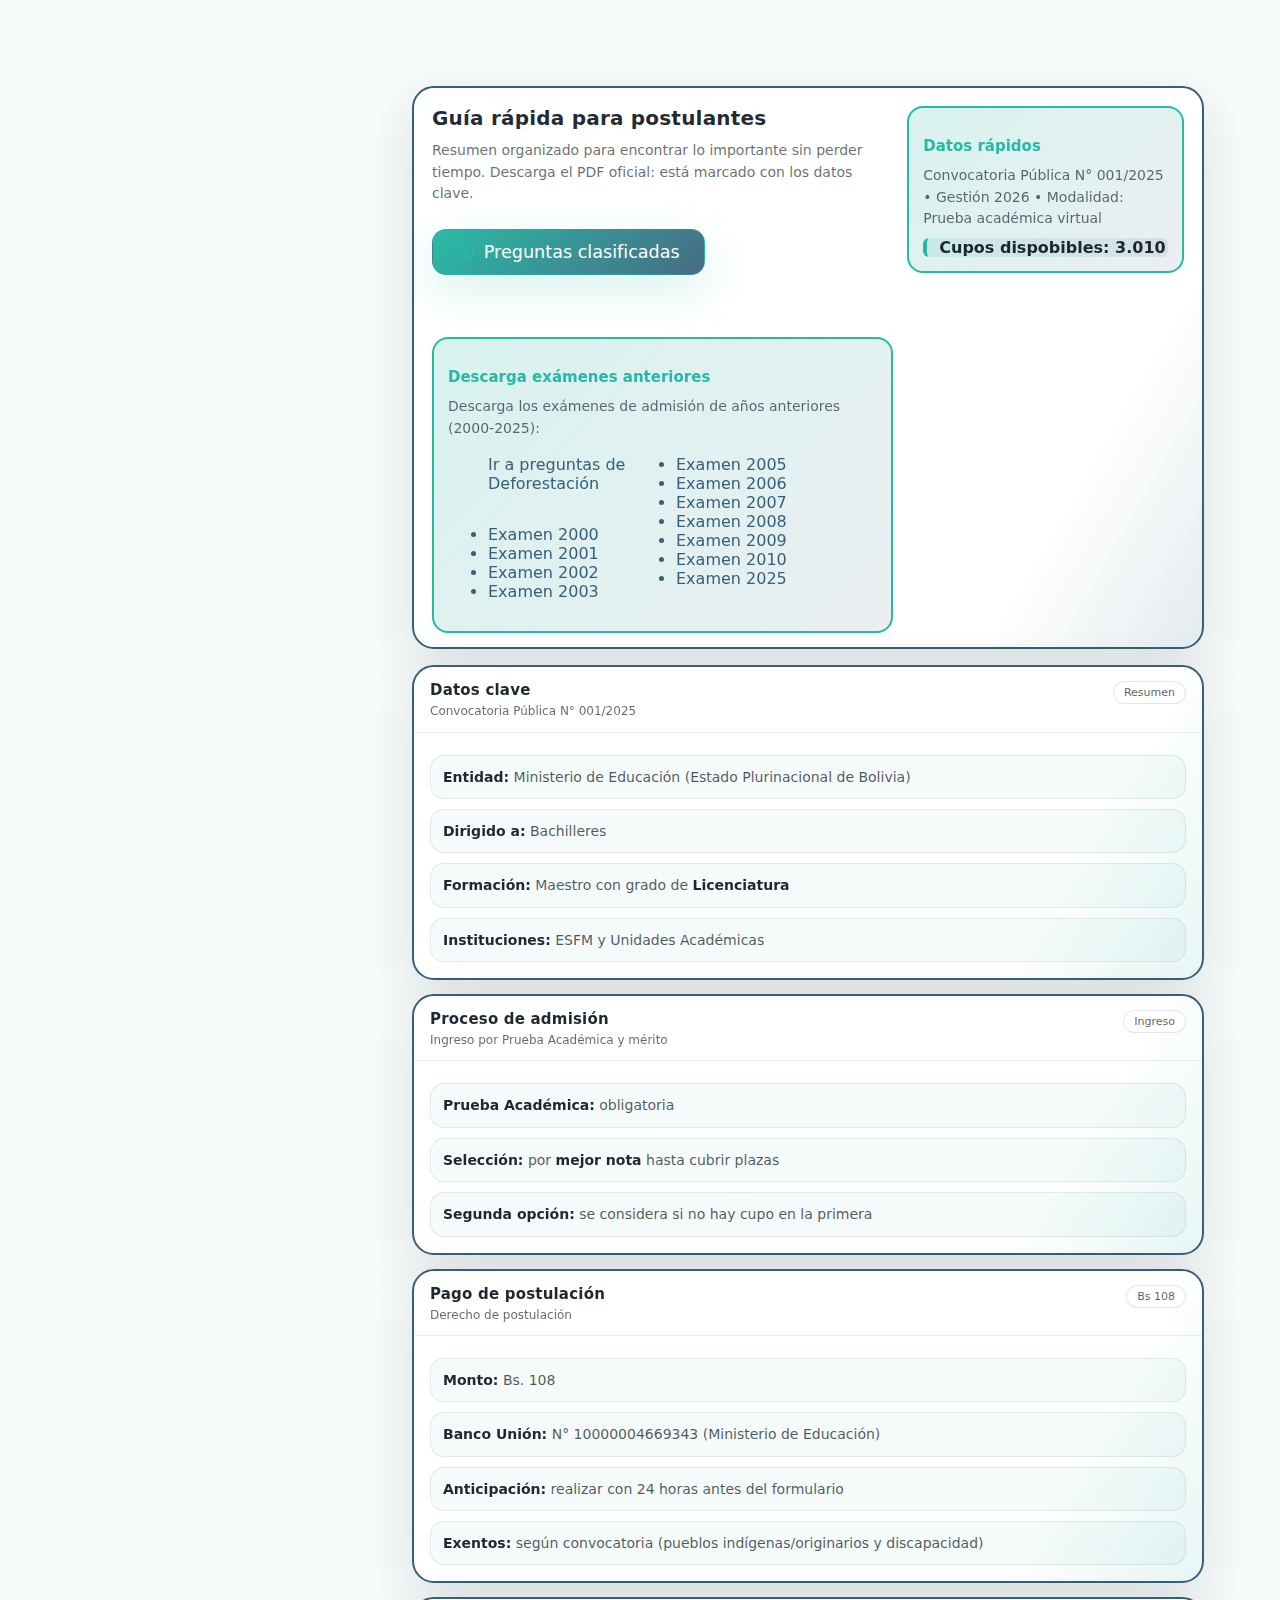
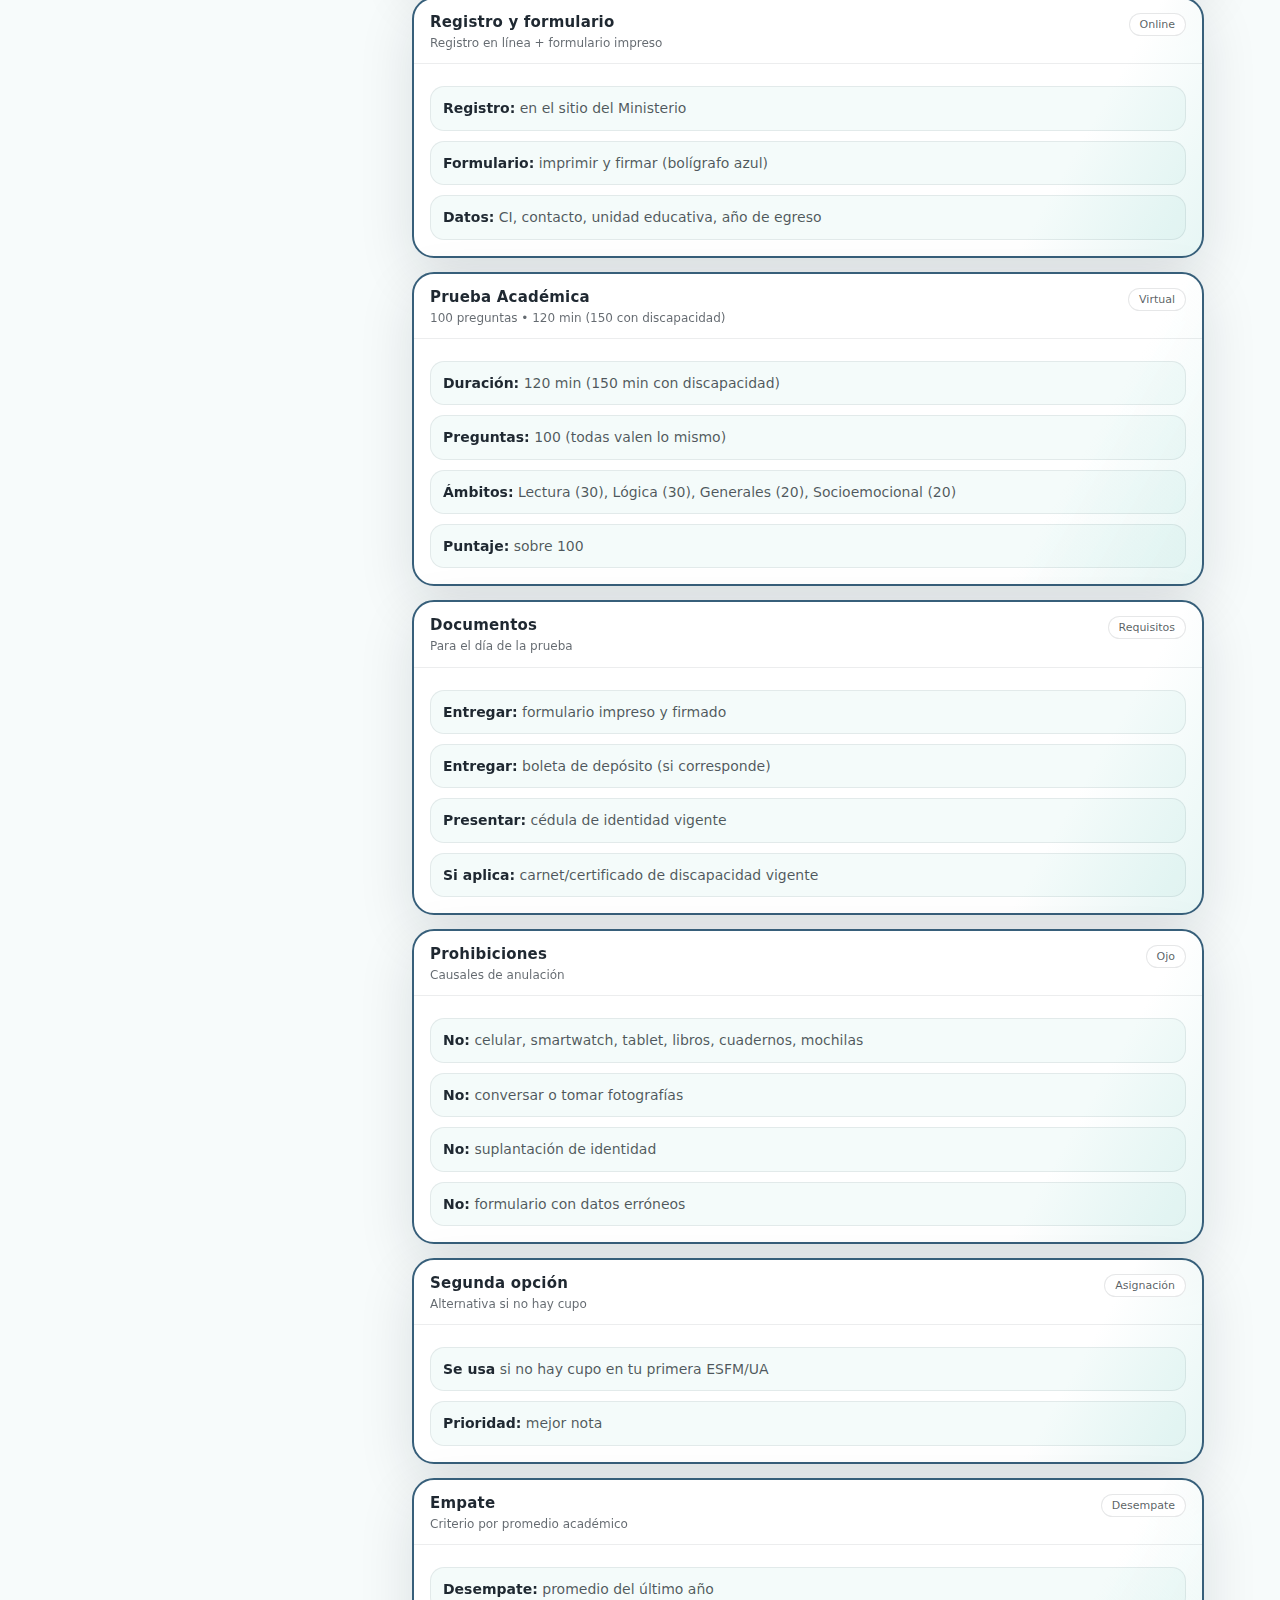
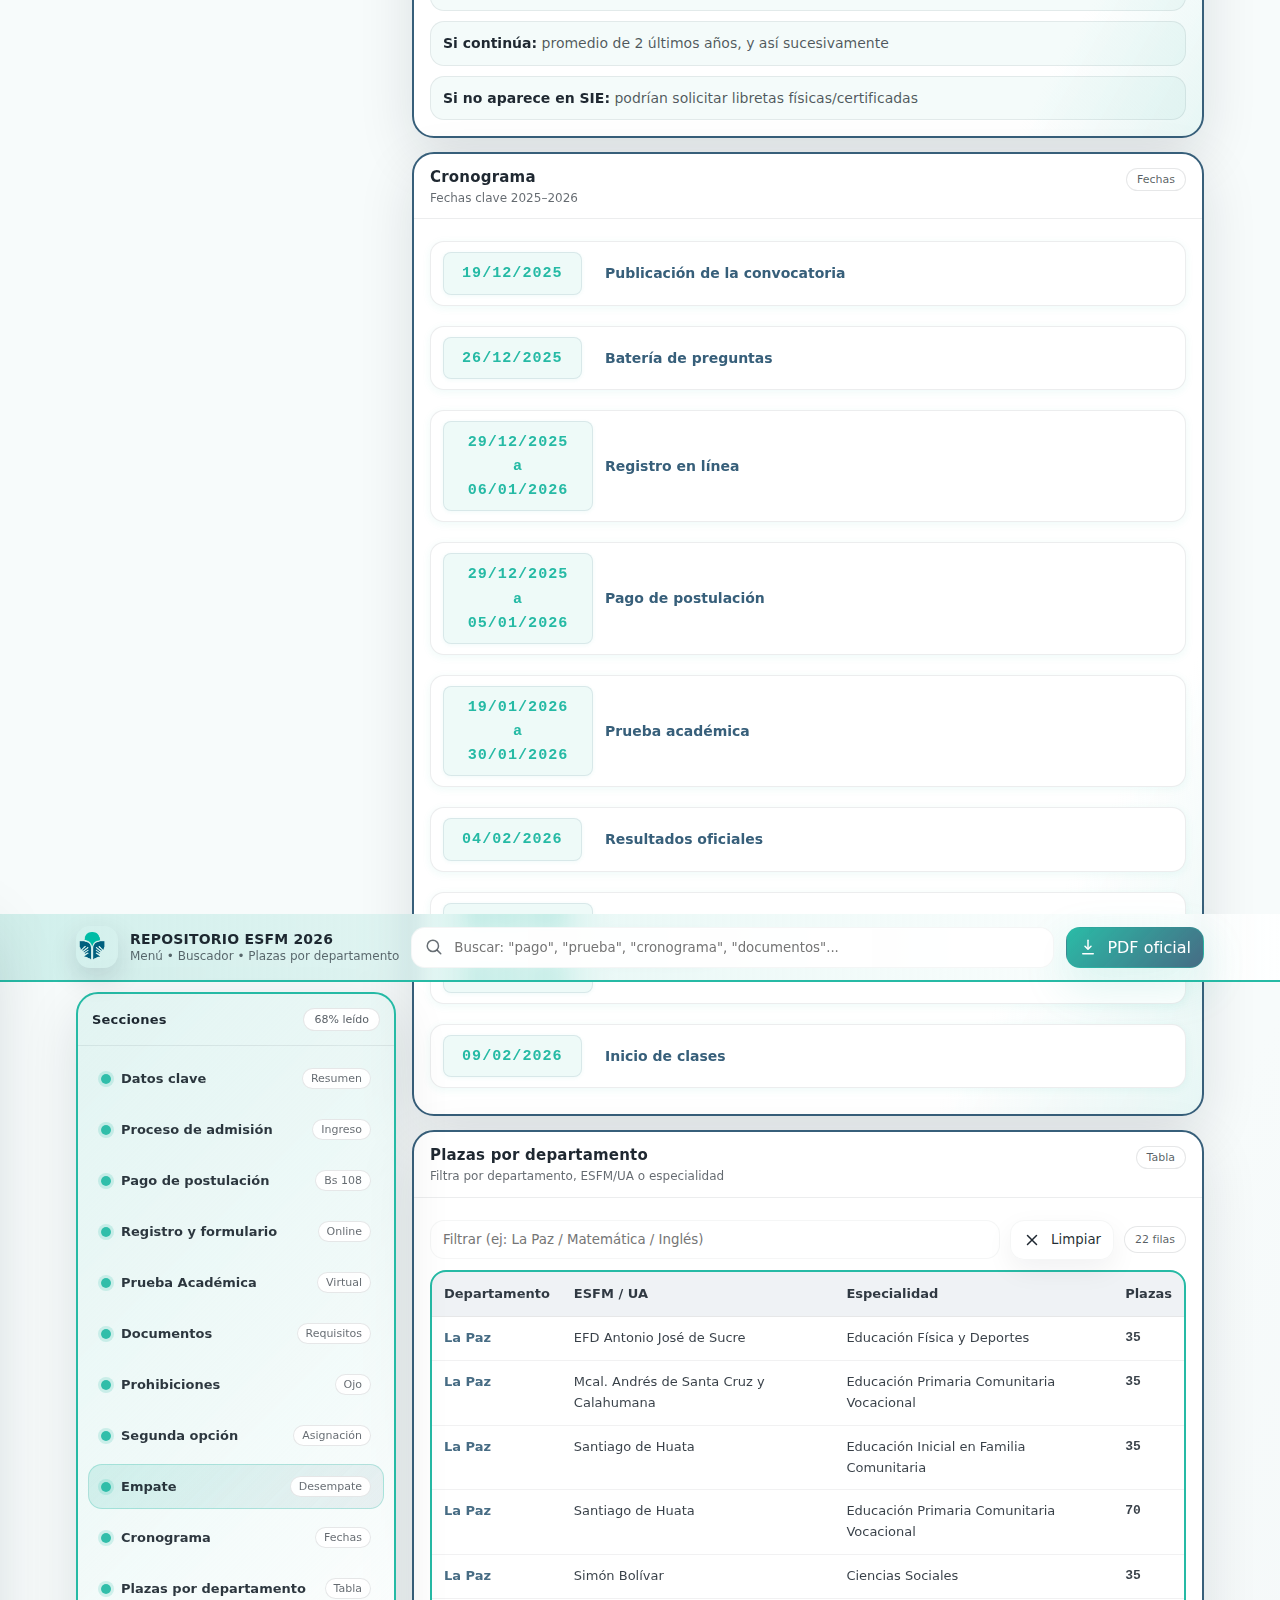
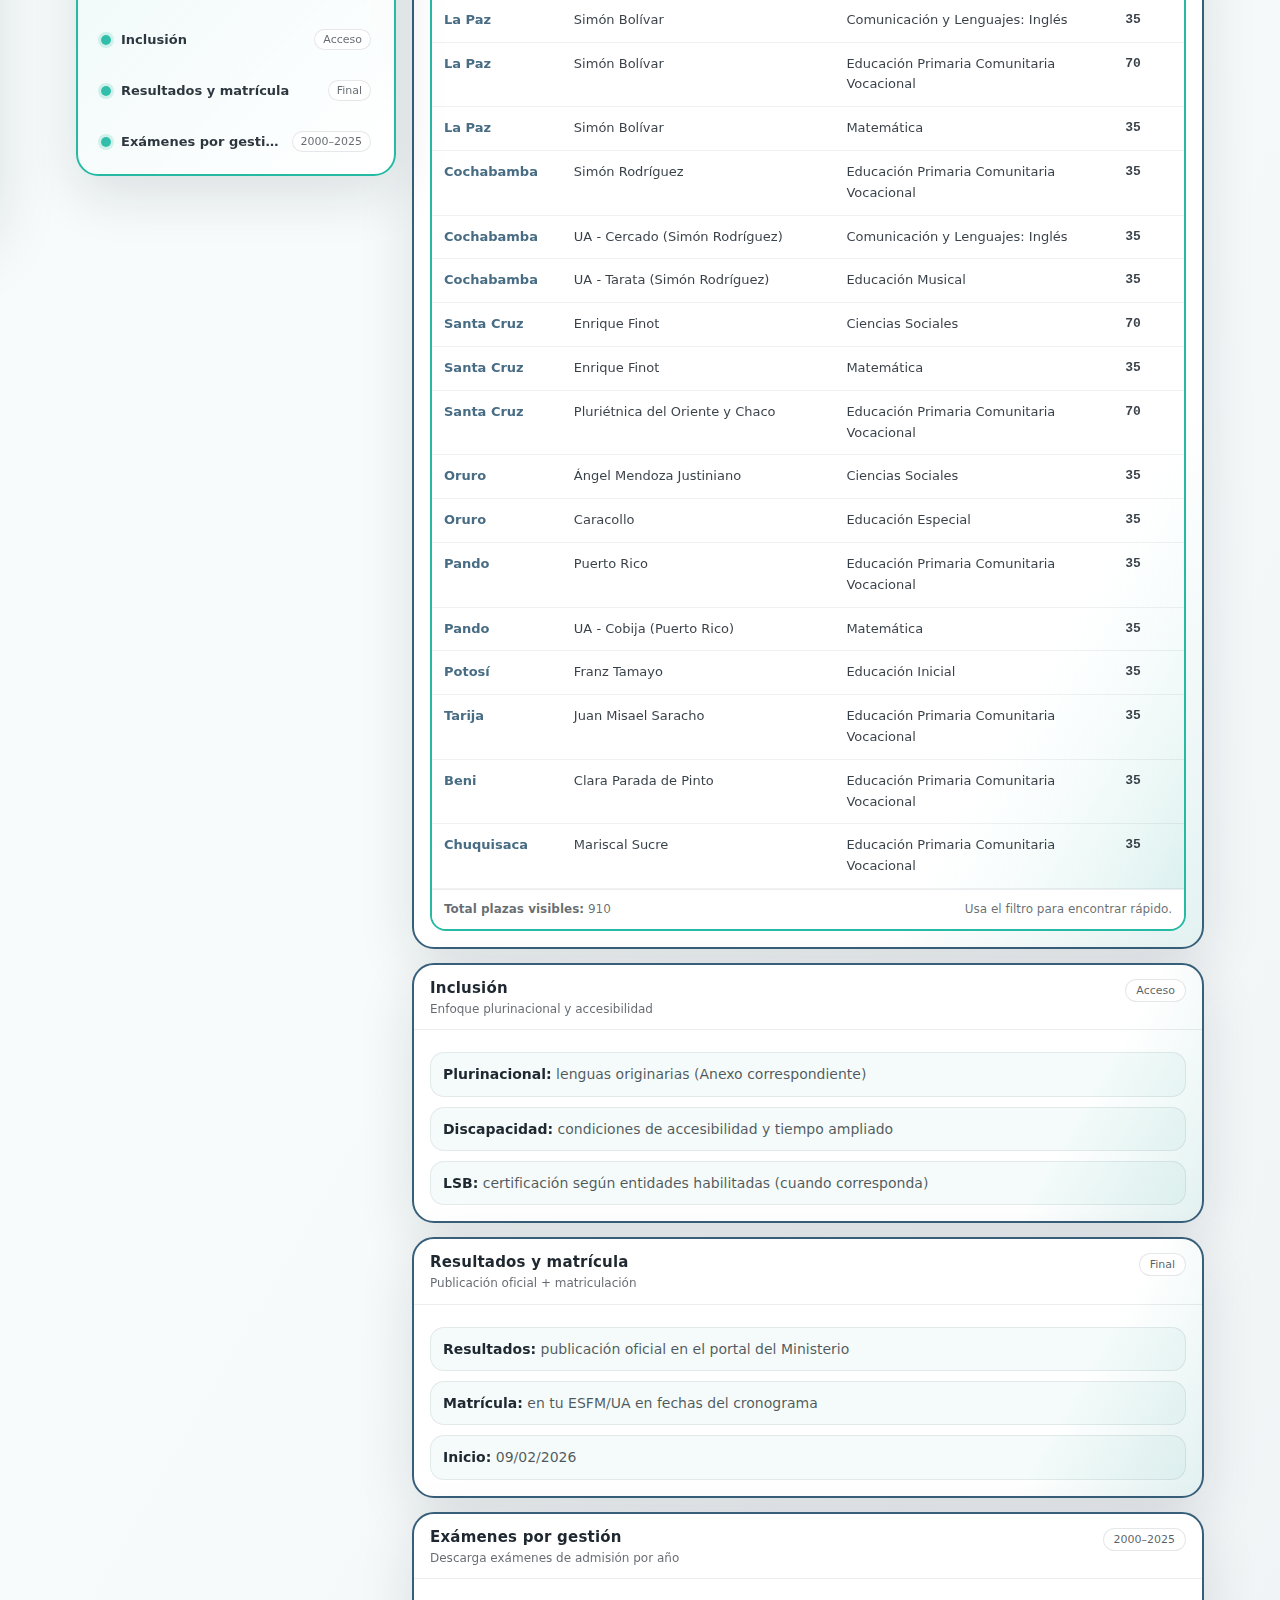
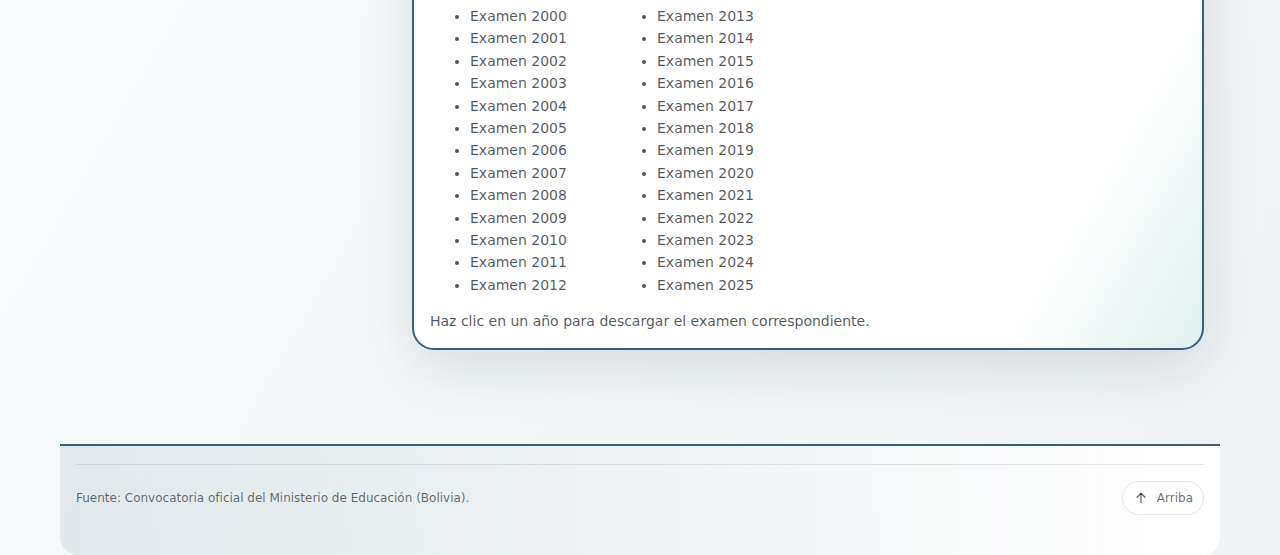
<file: index.html>
<!doctype html>
<html lang="es">
<head>
  <meta charset="utf-8" />
  <meta name="viewport" content="width=device-width,initial-scale=1" />
  <title>Convocatoria ESFM/UA 2026 — Guía rápida</title>
  <meta name="description" content="Guía rápida y buscable de la Convocatoria ESFM/UA 2026: menú, buscador, cronograma, requisitos, prueba y plazas por departamento." />
  <link rel="stylesheet" href="style.css" />
</head>

<body>
  <header class="topbar">
    <div class="topbar-inner">
      <div class="brand">
        <div class="logo" aria-hidden="true"><img src="images/logo.png" alt="Logo ESFM/UA" style="height:40px;width:auto;" /></div>
        <div>
          <h1>REPOSITORIO ESFM 2026</h1>
          <div class="sub">Menú • Buscador • Plazas por departamento</div>
        </div>
      </div>

      <div class="searchbar" role="search">
        <svg class="search-icon" viewBox="0 0 24 24" fill="none" aria-hidden="true">
          <path d="M10.5 18a7.5 7.5 0 1 1 0-15 7.5 7.5 0 0 1 0 15Z" stroke="currentColor" stroke-width="2"/>
          <path d="M16.5 16.5 21 21" stroke="currentColor" stroke-width="2" stroke-linecap="round"/>
        </svg>
        <input id="q" type="text" placeholder='Buscar: "pago", "prueba", "cronograma", "documentos"...' autocomplete="off" />
        <div id="results" class="results" aria-live="polite">
          <div class="results-header">
            <span id="resultsCount">0 resultados</span>
            <span>Enter abre el primero</span>
          </div>
          <div id="resultsList" class="results-list"></div>
        </div>
      </div>

      <div class="actions">
        <button id="menuBtn" class="btn menuBtn" type="button" title="Abrir menú" aria-controls="drawer">
          <svg viewBox="0 0 24 24" fill="none" aria-hidden="true">
            <path d="M4 7h16M4 12h16M4 17h16" stroke="currentColor" stroke-width="2" stroke-linecap="round"/>
          </svg>
          <span>Menú</span>
        </button>

        <a class="btn primary" id="pdfBtn" href="files/Convocatoria-ESFM-2026.pdf" download>
          <svg viewBox="0 0 24 24" fill="none" aria-hidden="true">
            <path d="M12 3v10" stroke="currentColor" stroke-width="2" stroke-linecap="round"/>
            <path d="M8 11l4 4 4-4" stroke="currentColor" stroke-width="2" stroke-linecap="round" stroke-linejoin="round"/>
            <path d="M5 21h14" stroke="currentColor" stroke-width="2" stroke-linecap="round"/>
          </svg>
          <span>PDF oficial</span>
        </a>
       
      </div>
    </div>
  </header>

  <!-- Mobile drawer -->
  <div id="drawerOverlay" class="drawerOverlay" aria-hidden="true"></div>
  <aside id="drawer" class="drawer" aria-label="Menú móvil">
    <div class="drawerHead">
      <h3>Secciones</h3>
      <button id="closeDrawer" class="btn" type="button" style="padding:8px 10px">
        <svg viewBox="0 0 24 24" fill="none" aria-hidden="true">
          <path d="M6 6l12 12M18 6 6 18" stroke="currentColor" stroke-width="2" stroke-linecap="round"/>
        </svg>
        <span>Cerrar</span>
      </button>
    </div>
    <nav id="drawerNav" class="drawerNav"></nav>
  </aside>

  <main class="wrap">
    <!-- Desktop sidebar -->
    <aside class="sidebar" aria-label="Menú de secciones">
      <div class="sidebar-head">
        <h2>Secciones</h2>
        <span class="pill" id="activeHint">0% leído</span>
      </div>
      <nav class="nav" id="nav"></nav>
    </aside>

    <section>
      <div class="hero" id="top">
        <div class="hero-inner">
          <div>
            <h2>Guía rápida para postulantes</h2>
            <p>
              Resumen organizado para encontrar lo importante sin perder tiempo.
              Descarga el PDF oficial: está marcado con los datos clave.
            </p>
            <div style="margin:1.5em 0;">
              <a href="preguntas.html" class="btn primary" style="font-size:1.1em;padding:12px 24px;display:inline-flex;align-items:center;gap:0.5em;">
                <svg width="22" height="22" viewBox="0 0 24 24" fill="none" aria-hidden="true" style="vertical-align:middle;">
                  <circle cx="12" cy="12" r="10" stroke="#26baa5" stroke-width="2"/>
                  <path d="M8 12h8M12 8v8" stroke="#26baa5" stroke-width="2" stroke-linecap="round"/>
                </svg>
                Preguntas clasificadas
              </a>
            </div>
          </div>
          <div class="miniCard">
            <h3>Datos rápidos</h3>
            <p>
              Convocatoria Pública N° 001/2025 • Gestión 2026 • Modalidad: Prueba académica virtual
            </p>
            <div class="small">Cupos dispobibles: <b>3.010</b></div>
          </div>
          <div class="miniCard" style="margin-top:1.5em">
            <h3>Descarga exámenes anteriores</h3>
            <p>Descarga los exámenes de admisión de años anteriores (2000-2025):</p>
            <ul style="columns:2;max-width:400px">
              <!-- Opciones de descarga de exámenes -->
              <!-- Los archivos deben estar en files/examenes/ -->
              <!-- Ejemplo: files/examenes/examen-2000.pdf -->
              <!-- Si algún año no está disponible, el enlace puede estar deshabilitado -->
              <!-- Puedes reemplazar los enlaces cuando los archivos estén disponibles -->
              <!-- Generado automáticamente -->
            <nav style="margin-bottom: 2em;">
                <a href="preguntas.html" class="btn-ir-preguntas">Ir a preguntas de Deforestación</a>
            </nav>
              <li><a href="files/examenes/examen-2000.pdf" download>Examen 2000</a></li>
              <li><a href="files/examenes/examen-2001.pdf" download>Examen 2001</a></li>
              <li><a href="files/examenes/examen-2002.pdf" download>Examen 2002</a></li>
              <li><a href="files/examenes/examen-2003.pdf" download>Examen 2003</a></li>
              <li><a href="files/examenes/examen-2005.pdf" download>Examen 2005</a></li>
              <li><a href="files/examenes/examen-2006.pdf" download>Examen 2006</a></li>
              <li><a href="files/examenes/examen-2007.pdf" download>Examen 2007</a></li>
              <li><a href="files/examenes/examen-2008.pdf" download>Examen 2008</a></li>
              <li><a href="files/examenes/examen-2009.pdf" download>Examen 2009</a></li>
              <li><a href="files/examenes/examen-2010.pdf" download>Examen 2010</a></li>
              <li><a href="files/examenes/examen-2017.pdf" download>Examen 2025</a></li>
              <!-- FIN LISTA EXÁMENES -->
            </ul>
          </div>
        </div>
      </div>

      <div class="grid" id="content"></div>
    </section>
  </main>

  <footer>
    <div class="foot">
      <div>Fuente: Convocatoria oficial del Ministerio de Educación (Bolivia).</div>
      <a class="smalllink" href="#top">
        <svg width="16" height="16" viewBox="0 0 24 24" fill="none" aria-hidden="true">
          <path d="M12 19V5" stroke="currentColor" stroke-width="2" stroke-linecap="round"/>
          <path d="M6 11l6-6 6 6" stroke="currentColor" stroke-width="2" stroke-linecap="round" stroke-linejoin="round"/>
        </svg>
        Arriba
      </a>
    </div>
  </footer>

  <script src="script.js"></script>
</body>
</html>
</file>
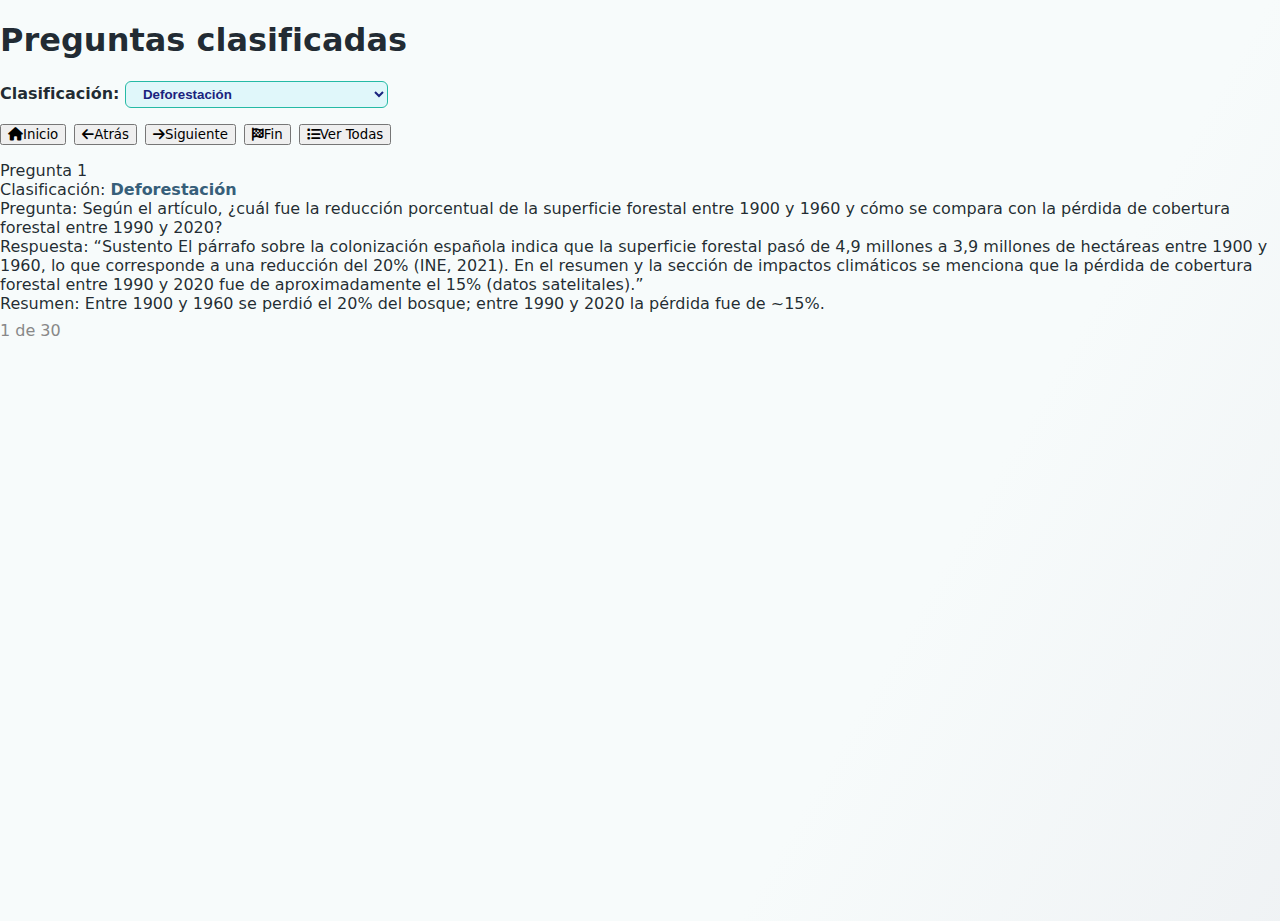
<file: preguntas.html>
<!DOCTYPE html>
<html lang="es">
<head>
    <meta charset="UTF-8">
    <meta name="viewport" content="width=device-width, initial-scale=1.0">
    <title>Preguntas de Deforestación</title>
    <link rel="stylesheet" href="style.css">
    <link rel="stylesheet" href="https://cdnjs.cloudflare.com/ajax/libs/font-awesome/6.5.0/css/all.min.css" crossorigin="anonymous" referrerpolicy="no-referrer" />
</head>
<body>
    <main class="repo-summary">
        <h1 class="qa-title-big">Preguntas clasificadas</h1>
        <div style="margin-bottom:1em;">
            <label for="clasificacionSelect" class="qa-label"><strong>Clasificación:</strong></label>
            <select id="clasificacionSelect" style="padding:0.3em 1em;border-radius:6px;border:1px solid #26baa5;color:#1a237e;font-weight:bold;background:#e0f7fa;"></select>
        </div>
        <nav style="margin-bottom: 1em;display:flex;gap:0.5em;flex-wrap:wrap;">
            <button id="btnInicio" class="btn-nav">
                <span class="btn-icono"><i class="fa-solid fa-house"></i></span><span class="btn-texto">Inicio</span>
            </button>
            <button id="btnAtras" class="btn-nav">
                <span class="btn-icono"><i class="fa-solid fa-arrow-left"></i></span><span class="btn-texto">Atrás</span>
            </button>
            <button id="btnSiguiente" class="btn-nav">
                <span class="btn-icono"><i class="fa-solid fa-arrow-right"></i></span><span class="btn-texto">Siguiente</span>
            </button>
            <button id="btnFin" class="btn-nav">
                <span class="btn-icono"><i class="fa-solid fa-flag-checkered"></i></span><span class="btn-texto">Fin</span>
            </button>
            <button id="btnVerTodas" class="btn-nav">
                <span class="btn-icono"><i class="fa-solid fa-list"></i></span><span class="btn-texto">Ver Todas</span>
            </button>
        </nav>
        <section id="preguntaContainer" class="qa-list">
            <!-- Aquí se mostrará la pregunta seleccionada -->
        </section>
    </main>
    <script src="preguntas.js"></script>
</body>
</html>
</file>
<file: style.css>
.tl {
  display: flex;
  align-items: center;
  gap: 24px;
  padding: 12px 18px;
  border-radius: 12px;
  margin-bottom: 10px;
  background: #f7fbfb;
  box-shadow: 0 2px 8px rgba(38,186,165,0.08);
  transition: background 0.3s, box-shadow 0.3s;
}
.tl .date {
  min-width: 120px;
  font-weight: bold;
  font-size: 1.08em;
  color: #26baa5;
  background: rgba(38,186,165,0.08);
  padding: 8px 18px;
  border-radius: 8px;
  letter-spacing: 1px;
  text-align: center;
  box-shadow: 0 1px 4px rgba(38,186,165,0.07);
  transition: background 0.3s, color 0.3s, box-shadow 0.3s;
}
.tl .tlTitle {
  flex: 1;
  font-size: 1em;
  color: #375f7a;
  padding: 8px 0;
  transition: font-size 0.25s, color 0.3s;
}
.tl .date.clicked {
  background: linear-gradient(90deg, #26baa5 60%, #375f7a 100%) !important;
  color: #fff !important;
  box-shadow: 0 0 0 3px #26baa544 !important;
}
.tl .tlTitle.clicked {
  font-size: 1.22em;
  color: #fff !important;
  text-shadow: 0 2px 8px #375f7a88;
  background: linear-gradient(90deg, #26baa5 60%, #375f7a 100%) !important;
  border-radius: 8px;
  padding: 8px 12px;
}
/* Unificar efecto de selección para todos los elementos importantes */
.important-clickable.clicked {
  background: linear-gradient(90deg, #26baa5 60%, #375f7a 100%) !important;
  box-shadow: 0 0 0 3px #26baa5 !important;
  color: #fff !important;
  z-index: 10;
  transition: font-size 0.25s cubic-bezier(0.4,0,0.2,1), background 0.2s, box-shadow 0.2s, color 0.2s;
}
.tl .tlTitle.clicked {
  font-size: 1.18em;
}
/* Efecto clic y selección para datos importantes */
.important-clickable, .important-clickable.clicked {
  cursor: pointer;
  transition: background 0.2s, box-shadow 0.2s;
  position: relative;
}
.important-clickable.clicked {
  background: linear-gradient(90deg, #26baa5 60%, #375f7a 100%) !important;
  box-shadow: 0 0 0 3px #26baa5 !important;
  color: #fff !important;
  z-index: 10;
  font-size: 1.5em;
  transition: font-size 0.25s cubic-bezier(0.4,0,0.2,1), background 0.2s, box-shadow 0.2s;
}
/* Efecto para el texto después de <b> en .li */
.li-text.clicked {
  font-size: 1.5em;
  color: #000000 !important;
  transition: font-size 0.25s cubic-bezier(0.4,0,0.2,1), color 0.2s;
}
/* --- Efecto clic y salpicadura en filas de plazas --- */
.plaza-row {
  cursor: pointer;
  transition: background 0.2s, box-shadow 0.2s;
  position: relative;
  color: #fff;  
}
.plaza-row.clicked {
  background: linear-gradient(90deg, #26baa5 60%, #375f7a 100%) !important;
  box-shadow: 0 0 0 3px #26baa5 !important;
  z-index: 10;
  color: #fff !important;
  font-size: 1.5em;
}
.splash {
  position: absolute;
  border-radius: 50%;
  pointer-events: none;
  transform: scale(0);
  animation: micro-splash-anim 0.5s cubic-bezier(0.4,0,0.2,1);
  background: radial-gradient(circle at 60% 40%, #26baa5cc 60%, #26baa544 100%);
  z-index: 20 !important;
  opacity: 0.85;
}
@keyframes micro-splash-anim {
  0% {
    transform: scale(0);
    opacity: 0.85;
  }
  60% {
    transform: scale(1.2);
    opacity: 0.7;
  }
  100% {
    transform: scale(2.2);
    opacity: 0;
  }
}
@keyframes splash-anim {
  to {
    transform: scale(3);
    opacity: 0;
  }
}
.drawerNav a.active {
          background: linear-gradient(135deg, rgba(38,186,165,.16), rgba(55,95,122,.08));
          border-color: rgba(38,186,165,.28);
          color: #fff;
        }
    :root{
      --primary: rgb(38,186,165);
      --secondary: rgb(55,95,122);

      /* Minimal Light */
      --bg: #f7fbfb;
      --card: #ffffff;
      --border: rgba(176, 179, 181, 0.12);
      --text: rgba(12, 22, 32, .92);
      --muted: rgba(12, 22, 32, .64);
      --shadow: 0 18px 55px rgba(16, 24, 40, .12);
      --ring: 0 0 0 4px rgba(38,186,165,.18);

      --radius: 18px;
      --radius2: 22px;
      --container: 1160px;
      --navW: 320px;

      --font: ui-sans-serif, system-ui, -apple-system, Segoe UI, Roboto, Arial, "Noto Sans", "Helvetica Neue", sans-serif;
      --mono: ui-monospace, SFMono-Regular, Menlo, Monaco, Consolas, "Liberation Mono", "Courier New", monospace;

      --grad:
        radial-gradient(1000px 650px at 12% 0%, rgba(38,186,165,.16), transparent 60%),
        radial-gradient(900px 600px at 86% 0%, rgba(55,95,122,.12), transparent 58%),
        linear-gradient(180deg, #ffffff, var(--bg));
    }

    *{ box-sizing:border-box; }
    html{ scroll-behavior:smooth; }
    body{
      margin:0;
      font-family:var(--font);
      color:var(--text);
      background: linear-gradient(120deg, var(--bg) 70%, rgba(55,95,122,0.08) 100%);
      min-height:100vh;
      overflow-x:hidden;
    }
    a{ color:inherit; text-decoration:none; }
    button, input{ font-family:inherit; }

    /* Topbar */
    .topbar{
      position:sticky;
      top:0;
      z-index:60;
      background: linear-gradient(90deg, rgba(38,186,165,0.18) 0%, rgba(255,255,255,0.85) 100%);
      border-bottom: 2px solid var(--primary);
      backdrop-filter: blur(10px);
      -webkit-backdrop-filter: blur(10px);
    }
    .topbar-inner{
      max-width: var(--container);
      margin: 0 auto;
      padding: 12px 16px;
      display:flex;
      align-items:center;
      gap:12px;
    }
    .brand{
      display:flex;
      align-items:center;
      gap:12px;
      min-width: 270px;
    }
    .logo{
      width:42px; height:42px;
      border-radius: 14px;
      
      box-shadow: 0 10px 28px rgba(16, 24, 40, .14);
    }
    .brand h1{
      margin:0;
      font-size: 14px;
      letter-spacing:.2px;
      line-height:1.15;
    }
    .brand .sub{
      margin:2px 0 0;
      font-size: 12px;
      color: var(--muted);
    }

    /* Search */
    .searchbar{
      flex:1;
      position:relative;
      display:flex;
      align-items:center;
    }
    .searchbar input{
      width:100%;
      padding: 12px 14px 12px 42px;
      border-radius: 14px;
      border: 1px solid var(--border);
      background: rgba(255,255,255,.96);
      outline:none;
      color: var(--text);
      box-shadow: inset 0 1px 0 rgba(255,255,255,.45);
    }
    .searchbar input:focus{ box-shadow: var(--ring), inset 0 1px 0 rgba(255,255,255,.45); border-color: rgba(38,186,165,.55); }
    .search-icon{
      position:absolute; left:14px; width:18px; height:18px;
      color: rgba(12,22,32,.62);
    }
    .results{
      position:absolute;
      top: calc(100% + 10px);
      left:0;
      right:0;
      background: rgba(255,255,255,.98);
      border: 1px solid var(--border);
      border-radius: 16px;
      box-shadow: var(--shadow);
      overflow:hidden;
      display:none;
      z-index: 80;
    }
    .results.show{ display:block; }
    .results-header{
      padding: 10px 12px;
      display:flex;
      align-items:center;
      justify-content:space-between;
      border-bottom: 1px solid rgba(12,22,32,.08);
      font-size:12px;
      color: var(--muted);
    }
    .results-list{ max-height: 320px; overflow:auto; }
    .res-item{
      padding: 10px 12px;
      display:flex;
      gap:10px;
      cursor:pointer;
      border-bottom: 1px solid rgba(12,22,32,.06);
    }
    .res-item:hover{ background: rgba(38,186,165,.08); }
    .pill{
      font-size:11px;
      padding: 4px 10px;
      border-radius: 999px;
      border: 1px solid rgba(12,22,32,.10);
      background: rgba(255,255,255,.96);
      color: rgba(12,22,32,.70);
      white-space:nowrap;
      height:fit-content;
    }
    .res-title{
      margin:0;
      font-size: 13px;
      font-weight: 800;
      color: rgba(12,22,32,.92);
    }
    .res-snippet{
      margin: 3px 0 0;
      font-size: 12px;
      color: var(--muted);
      line-height:1.35;
    }
    .hl{
      background: rgba(38,186,165,.20);
      border: 1px solid rgba(38,186,165,.18);
      padding: 0 4px;
      border-radius: 6px;
    }

    /* Actions */
    .actions{
      display:flex;
      align-items:center;
      gap:10px;
    }
    .btn{
      border: 1px solid var(--border);
      background: rgba(255,255,255,.96);
      color: var(--text);
      padding: 10px 12px;
      border-radius: 14px;
      display:inline-flex;
      align-items:center;
      gap:10px;
      cursor:pointer;
      user-select:none;
      box-shadow: 0 10px 28px rgba(16,24,40,.06);
      transition: transform .15s ease, box-shadow .15s ease;
    }
    .btn:hover{ transform: translateY(-1px); box-shadow: 0 14px 34px rgba(16,24,40,.10); }
    .btn.primary{
      background: linear-gradient(135deg, rgba(38,186,165,.98), rgba(55,95,122,.92));
      color: #fff;
      border-color: rgba(38,186,165,.30);
      box-shadow: 0 16px 45px rgba(38,186,165,.18);
    }
    .btn svg{ width:18px; height:18px; }

    .menuBtn{ display:none; }

    /* Layout */
    .wrap{
      max-width: var(--container);
      margin: 0 auto;
      padding: 18px 16px 60px;
      display:grid;
      grid-template-columns: var(--navW) 1fr;
      gap: 16px;
      align-items:start;
    }

    /* Sidebar (desktop) */
    .sidebar{
      position:sticky;
      top: 78px;
      border: 2px solid var(--primary);
      background: linear-gradient(135deg, rgba(38,186,165,0.10) 0%, #fff 100%);
      border-radius: var(--radius2);
      box-shadow: var(--shadow);
      overflow:hidden;
    }
    .sidebar-head{
      padding: 14px;
      border-bottom: 1px solid rgba(12,22,32,.08);
      display:flex;
      align-items:center;
      justify-content:space-between;
      gap:10px;
    }
    .sidebar-head h2{ margin:0; font-size: 13px; letter-spacing:.2px; }
    .nav{
      padding: 10px;
      display:flex;
      flex-direction:column;
      gap:6px;
      max-height: calc(100vh - 140px);
      overflow:auto;
    }
    .nav a{
      padding: 11px 12px;
      border-radius: 14px;
      border: 1px solid transparent;
      display:flex;
      align-items:center;
      justify-content:space-between;
      gap:10px;
      color: rgba(12,22,32,.86);
      transition: background .12s ease, border-color .12s ease;
    }
    .nav a:hover{ background: rgba(38,186,165,.08); border-color: rgba(38,186,165,.18); }
    .nav a.active{
      background: linear-gradient(135deg, rgba(38,186,165,.16), rgba(55,95,122,.08));
      border-color: rgba(38,186,165,.28);
    }
    .nav .left{
      display:flex;
      align-items:center;
      gap:10px;
      min-width:0;
    }
    .dot{
      width:10px; height:10px;
      border-radius: 999px;
      background: rgba(38,186,165,.95);
      box-shadow: 0 0 0 3px rgba(38,186,165,.18);
      flex: 0 0 auto;
    }
    .label{
      font-size: 13px;
      font-weight: 750;
      white-space:nowrap;
      overflow:hidden;
      text-overflow:ellipsis;
    }
    .hint{
      font-size: 11px;
      color: var(--muted);
      border: 1px solid rgba(12,22,32,.10);
      border-radius: 999px;
      padding: 3px 8px;
      background: rgba(255,255,255,.96);
      flex: 0 0 auto;
    }

    /* Hero */
    .hero{
      border: 2px solid var(--secondary);
      border-radius: var(--radius2);
      background: linear-gradient(120deg, #fff 80%, rgba(55,95,122,0.10) 100%);
      box-shadow: var(--shadow);
      overflow:hidden;
    }
    .hero-inner{
      padding: 18px 18px 14px;
      display:grid;
      grid-template-columns: 1.25fr .75fr;
      gap: 14px;
      align-items:start;
    }
    .hero h2{ margin:0; font-size: 20px; letter-spacing:.2px; }
    .hero p{ margin: 10px 0 0; color: var(--muted); line-height:1.55; font-size: 14px; }

    .miniCard{
      border: 2px solid var(--primary);
      border-radius: 16px;
      background: linear-gradient(135deg, rgba(38,186,165,0.18) 0%, rgba(55,95,122,0.10) 100%);
      padding: 14px;
      color: var(--secondary);
    }
    .miniCard h3 {
      color: var(--primary);
      font-size: 15px;
      margin-bottom: 6px;
    }
    .miniCard .small {
      background: linear-gradient(90deg, rgba(38,186,165,0.12), rgba(55,95,122,0.10));
      border-left: 4px solid var(--primary);
      color: var(--text);
      padding-left: 12px;
      margin-top: 8px;
      border-radius: 6px;
      font-weight: bold;
    }

    /* Cards */
    .grid{
      margin-top: 16px;
      display:grid;
      grid-template-columns: repeat(12, 1fr);
      gap: 14px;
    }
    .card{
      grid-column: span 12;
      border-radius: var(--radius2);
      border: 2px solid var(--secondary);
      background: linear-gradient(120deg, #fff 80%, rgba(38,186,165,0.08) 100%);
      box-shadow: var(--shadow);
      overflow:hidden;
    }
    .card .head{
      padding: 14px 16px 12px;
      display:flex;
      align-items:flex-start;
      justify-content:space-between;
      gap: 10px;
      border-bottom: 1px solid rgba(12,22,32,.08);
    }
    .card .head h3{ margin:0; font-size: 15px; letter-spacing:.2px; }
    .meta{ margin-top: 4px; font-size: 12px; color: var(--muted); line-height:1.35; }
    .card .body{
      padding: 12px 16px 16px;
      color: rgba(12,22,32,.72);
      line-height:1.6;
      font-size: 14px;
    }

    .list{
      margin: 10px 0 0;
      padding:0;
      list-style:none;
      display:grid;
      gap: 10px;
    }
    .li{
      display:flex;
      gap:12px;
      align-items:flex-start;
      padding: 10px 12px;
      border-radius: 14px;
      border: 1px solid rgba(12,22,32,.08);
      background: rgba(38,186,165,.05);
    }
    .li b{ color: rgba(12,22,32,.92); }
    .mono{ font-family: var(--mono); }

    /* Timeline */
    .timeline{ margin-top: 10px; display:grid; gap:10px; }
    .tl{
      display:grid;
      grid-template-columns: 150px 1fr;
      gap: 12px;
      padding: 10px 12px;
      border-radius: 14px;
      border: 1px solid rgba(12,22,32,.08);
      background: #fff;
      align-items:center;
    }
    .date{
      font-family: var(--mono);
      font-size: 12px;
      padding: 7px 10px;
      border-radius: 999px;
      background: rgba(55,95,122,.08);
      border: 1px solid rgba(55,95,122,.12);
      color: rgba(12,22,32,.82);
      width: fit-content;
    }
    .tlTitle{ margin:0; font-size: 13px; font-weight: 800; color: rgba(12,22,32,.92); }

    /* Table */
    .tableTools{
      display:flex;
      flex-wrap:wrap;
      gap:10px;
      align-items:center;
      margin-top: 10px;
    }
    .tableTools input{
      flex: 1 1 240px;
      padding: 11px 12px;
      border-radius: 14px;
      border: 1px solid var(--border);
      background: rgba(255,255,255,.96);
      outline:none;
    }
    .tableTools input:focus{ box-shadow: var(--ring); border-color: rgba(38,186,165,.55); }
    .tableWrap{
      margin-top: 10px;
      border: 2px solid var(--primary);
      border-radius: 16px;
      overflow:hidden;
      background: linear-gradient(120deg, #fff 80%, rgba(38,186,165,0.08) 100%);
    }
    table{
      width:100%;
      border-collapse:collapse;
      font-size: 13px;
    }
    thead th{
      text-align:left;
      padding: 12px 12px;
      background: rgba(55,95,122,.08);
      border-bottom: 1px solid rgba(12,22,32,.10);
      color: rgba(12,22,32,.84);
      font-weight: 900;
      position: sticky;
      top: 0;
      z-index: 1;
    }
    tbody td{
      padding: 11px 12px;
      border-bottom: 1px solid rgba(12,22,32,.06);
      color: rgba(12,22,32,.82);
      vertical-align:top;
    }
    tbody tr:hover{ background: rgba(38,186,165,.06); }
    .dept{ font-weight: 900; color: rgba(55,95,122,.92); white-space:nowrap; }
    .num{ font-family: var(--mono); font-weight: 900; white-space:nowrap; }
    .tableFooter{
      padding: 10px 12px;
      display:flex;
      justify-content:space-between;
      gap:10px;
      flex-wrap:wrap;
      border-top: 1px solid rgba(12,22,32,.08);
      color: var(--muted);
      font-size: 12px;
      background: #fff;
    }

    /* Footer */
    footer{
      max-width: var(--container);
      margin: 34px auto 0;
      padding: 18px 16px 40px;
      color: var(--muted);
      font-size: 12px;
      background: linear-gradient(90deg, rgba(55,95,122,0.10) 0%, #fff 100%);
      border-top: 2px solid var(--secondary);
      border-radius: 0 0 18px 18px;
    }
    .foot{
      border-top: 1px solid rgba(12,22,32,.10);
      padding-top: 16px;
      display:flex;
      gap:12px;
      flex-wrap:wrap;
      align-items:center;
      justify-content:space-between;
    }
    .smalllink{
      display:inline-flex; align-items:center; gap:8px;
      padding: 8px 10px;
      border-radius: 999px;
      border: 1px solid rgba(12,22,32,.10);
      background: rgba(255,255,255,.96);
    }

    /* Mobile drawer */
    .drawerOverlay{
      position: fixed;
      inset:0;
      background: rgba(12,22,32,.28);
      opacity:0;
      pointer-events:none;
      transition: opacity .18s ease;
      z-index: 90;
    }
    .drawerOverlay.show{ opacity:1; pointer-events:auto; }
    .drawer{
      position: fixed;
      top:0; left:0;
      height:100%;
      width: min(88vw, 360px);
      background: linear-gradient(135deg, #fff 60%, rgba(38,186,165,0.10) 100%);
      border-right: 2px solid var(--primary);
      box-shadow: 0 24px 70px rgba(16,24,40,.20);
      transform: translateX(-105%);
      transition: transform .20s ease;
      z-index: 91;
      display:flex;
      flex-direction:column;
    }
    .drawer.show{ transform: translateX(0); }
    .drawerHead{
      padding: 14px;
      border-bottom: 1px solid rgba(12,22,32,.10);
      display:flex;
      align-items:center;
      justify-content:space-between;
      gap:10px;
    }
    .drawerHead h3{ margin:0; font-size: 13px; letter-spacing:.2px; }
    .drawerNav{ padding: 10px; overflow:auto; display:flex; flex-direction:column; gap:6px; }
    .drawerNav a{
      padding: 11px 12px;
      border-radius: 14px;
      border: 1px solid rgba(12,22,32,.10);
      background: rgba(38,186,165,.05);
      display:flex;
      align-items:center;
      justify-content:space-between;
      gap:10px;
      font-weight: 800;
      color: rgba(12,22,32,.88);
    }
    .drawerNav a:hover{ background: rgba(38,186,165,.10); }
    .chip{
      font-size: 11px;
      padding: 3px 8px;
      border-radius: 999px;
      border: 1px solid rgba(55,95,122,.14);
      background: rgba(55,95,122,.08);
      color: rgba(12,22,32,.68);
      font-weight: 900;
    }

    /* Responsive */
    @media (max-width: 980px){
      :root{ --navW: 1fr; }
      .wrap{ grid-template-columns: 1fr; }
      .sidebar{ display:none; }
      .hero-inner{ grid-template-columns: 1fr; }
      .menuBtn{ display:inline-flex; }
      .brand{ min-width:unset; }
    }
    @media (max-width: 560px){
      .topbar-inner{ flex-wrap:wrap; }
      .actions{ width:100%; justify-content:space-between; }
      thead{ display:none; }
      table, tbody, tr, td{ display:block; width:100%; }
      tbody tr{ border-bottom: 1px solid rgba(12,22,32,.10); }
      tbody td{ border-bottom:none; padding: 10px 12px; }
      tbody td::before{
        content: attr(data-label);
        display:block;
        font-size: 11px;
        color: var(--muted);
        margin-bottom: 4px;
        font-weight: 900;
        letter-spacing: .2px;
        text-transform: uppercase;
      }
        /* Aumentar visibilidad de texto en móvil */
        body, .card .body, .hero p, .meta, .miniCard, .miniCard .small, .drawerNav a, .btn, .res-title, .res-snippet, .sidebar-head h2, .card .head h3, .drawerHead h3, .chip, .pill, .tlTitle {
          font-size: 18px !important;
        }
        h1, h2, h3, h4, h5, h6, .hero h2 {
          font-size: 2.1em !important;
          line-height: 1.15 !important;
        }
        .btn, button, input[type="button"], input[type="submit"] {
          font-size: 20px !important;
          padding: 16px 20px !important;
        }
        .brand h1 {
          font-size: 1.7em !important;
        }
        .brand .sub {
          font-size: 1.2em !important;
        }
        .drawerNav a, .sidebar-head h2, .drawerHead h3 {
          font-size: 1.3em !important;
        }
        .meta, .chip, .pill, .res-snippet {
          font-size: 1em !important;
        }
    }
</file>
